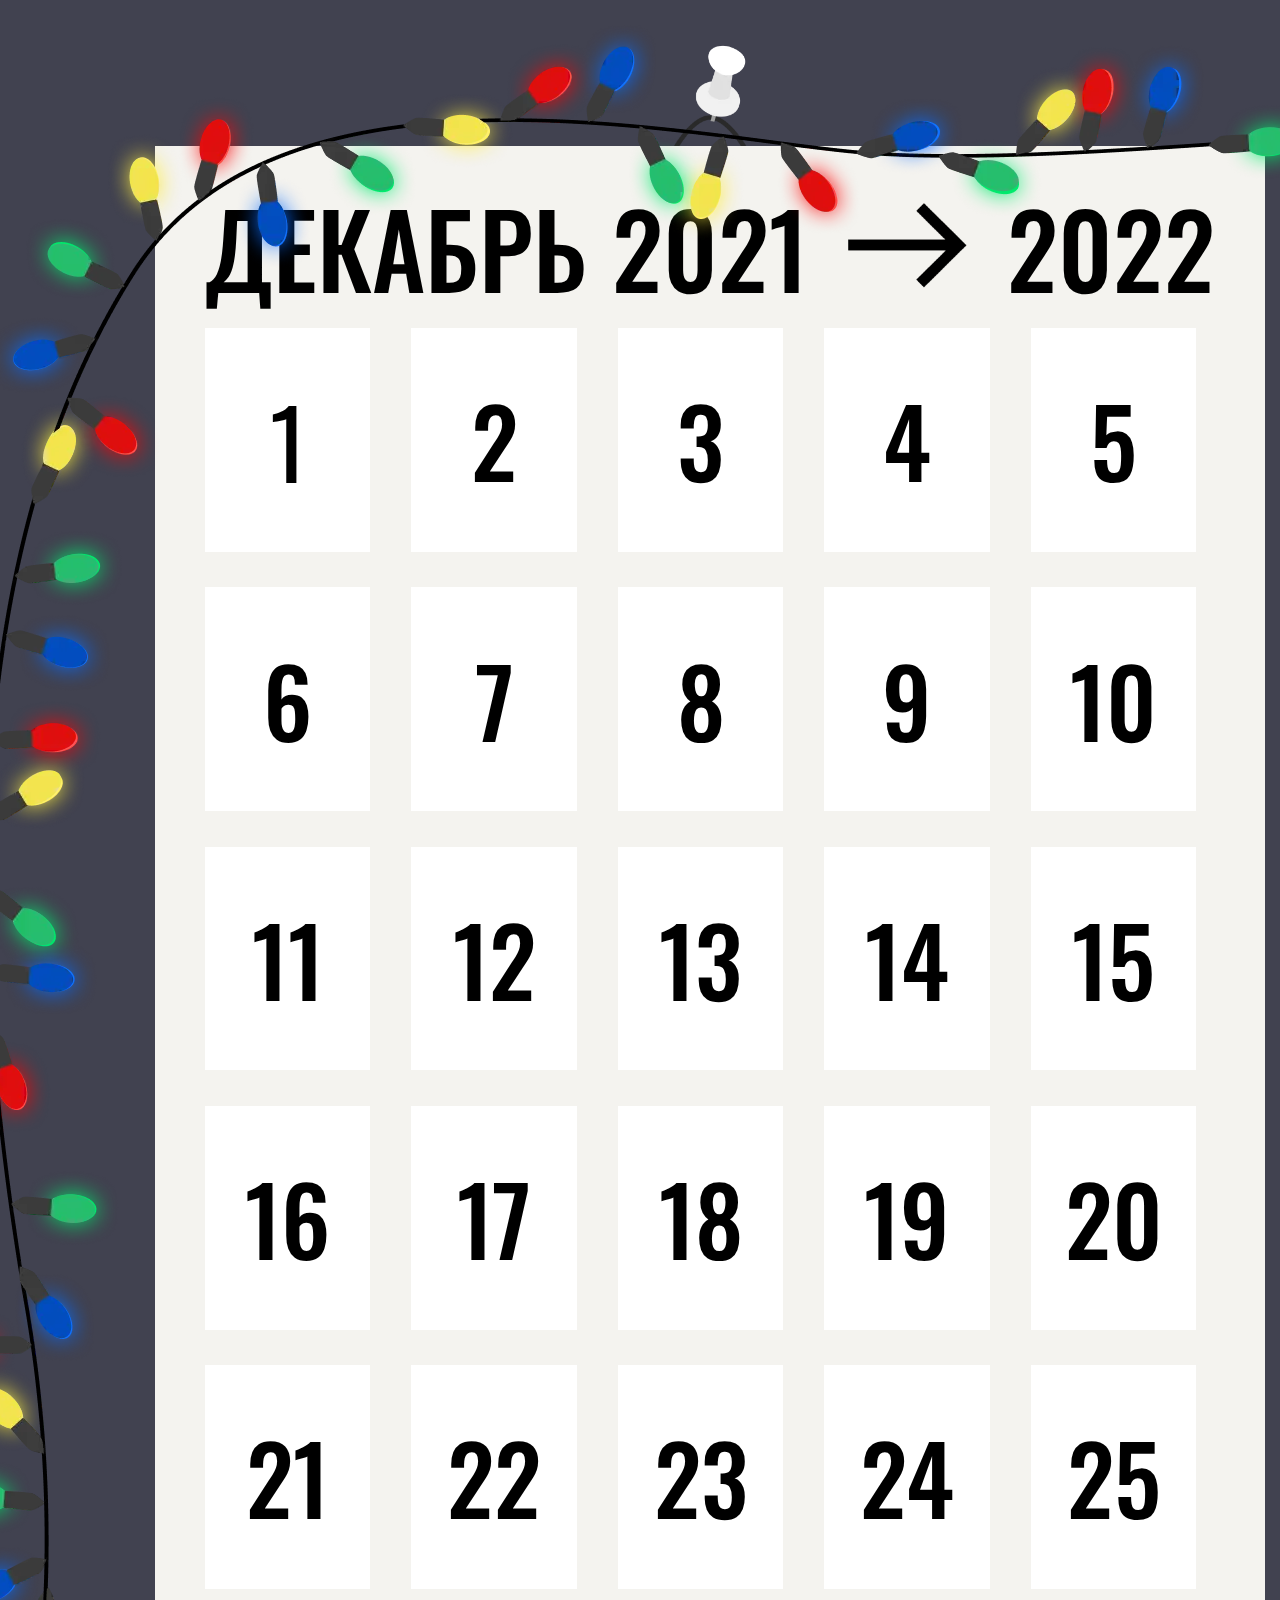
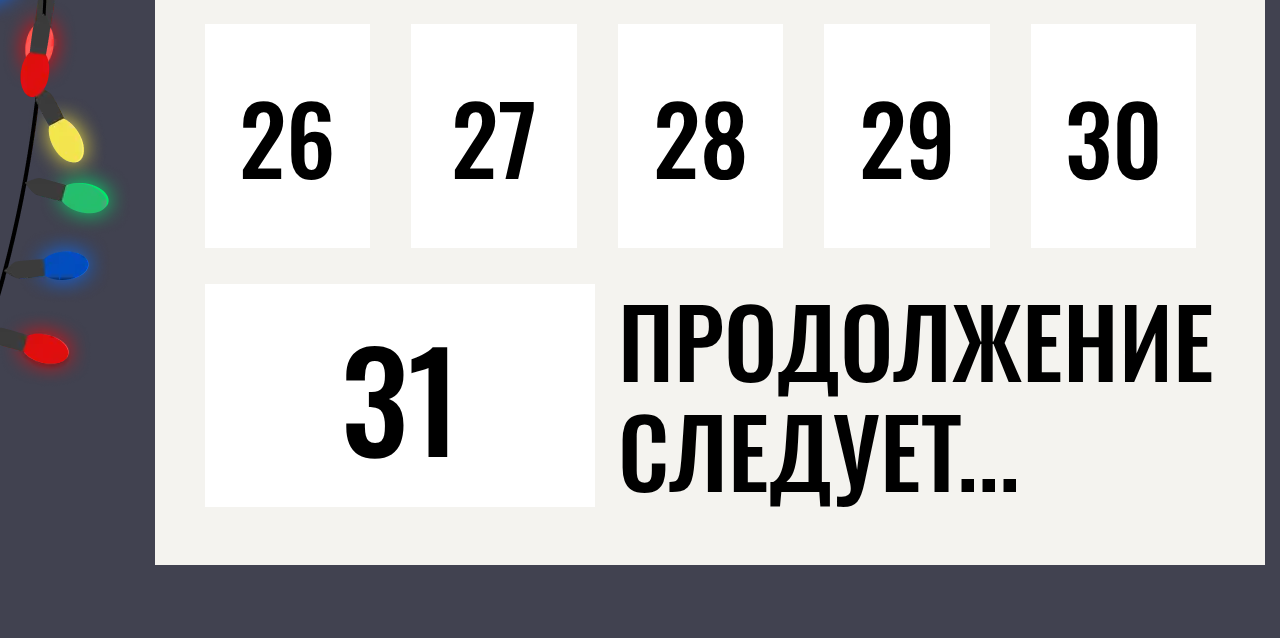
<file: home.html>
<!DOCTYPE html>
<html lang="ru">

<head>
	<title>Главная</title>
	<meta charset="UTF-8">
	<meta name="format-detection" content="telephone=no">
	<link rel="stylesheet" href="css/style.min.css?_v=20211223150053">
	<link rel="shortcut icon" href="favicon.ico">
	<!-- <meta name="robots" content="noindex, nofollow"> -->
	<meta name="viewport" content="width=device-width, initial-scale=1.0">
</head>

<body>
	<div class="wrapper">
		<header class="header">
			<div class="header__container">

			</div>
		</header>
		<main class="page">
			<div class="calendar">
				<div class="calendar__container">
					<div class="calendar__block">
						<div class="calendar__lamp1 lamp">
							<picture><source srcset="img/lamp-dark.webp" type="image/webp"><img src="img/lamp-dark.png?_v=1640264453212" alt=""></picture>
						</div>
						<div class="calendar__lamp2 lamp">
							<picture><source srcset="img/lamp-light.webp" type="image/webp"><img src="img/lamp-light.png?_v=1640264453212" alt=""></picture>
						</div>
						<div class="calendar__pin _ibg"><picture><source srcset="img/pin.webp" type="image/webp"><img src="img/pin.png?_v=1640264453212" alt=""></picture></div>
						<div class="calendar__holder"><picture><source srcset="img/holder.webp" type="image/webp"><img src="img/holder.png?_v=1640264453212" alt=""></picture></div>
						<div class="calendar__header">
							<div class="calendar__header_text1">декабрь<span>&emsp;</span> 2021</div>
							<div class="calendar__header_img"><picture><source srcset="img/arror-right.webp" type="image/webp"><img src="img/arror-right.png?_v=1640264453212" alt=""></picture></div>
							<div class="calendar__header_text2">2022</div>
						</div>
						<div class="calendar__table">
							<button class="calendar__card card">
								<div class="card__number"><span>1</span></div>
							</button>
							<div class="calendar__card card">
								<div class="card__number"><span>2</span></div>
							</div>
							<div class="calendar__card card">
								<div class="card__number"><span>3</span></div>
							</div>
							<div class="calendar__card card">
								<div class="card__number"><span>4</span></div>
							</div>
							<div class="calendar__card card">
								<div class="card__number"><span>5</span></div>
							</div>
							<div class="calendar__card card">
								<div class="card__number"><span>6</span></div>
							</div>
							<div class="calendar__card card">
								<div class="card__number"><span>7</span></div>
							</div>
							<div class="calendar__card card">
								<div class="card__number"><span>8</span></div>
							</div>
							<div class="calendar__card card">
								<div class="card__number"><span>9</span></div>
							</div>
							<div class="calendar__card card">
								<div class="card__number"><span>10</span></div>
							</div>
							<div class="calendar__card card">
								<div class="card__number"><span>11</span></div>
							</div>
							<div class="calendar__card card">
								<div class="card__number"><span>12</span></div>
							</div>
							<div class="calendar__card card">
								<div class="card__number"><span>13</span></div>
							</div>
							<div class="calendar__card card">
								<div class="card__number"><span>14</span></div>
							</div>
							<div class="calendar__card card">
								<div class="card__number"><span>15</span></div>
							</div>
							<div class="calendar__card card">
								<div class="card__number"><span>16</span></div>
							</div>
							<div class="calendar__card card">
								<div class="card__number"><span>17</span></div>
							</div>
							<div class="calendar__card card">
								<div class="card__number"><span>18</span></div>
							</div>
							<div class="calendar__card card">
								<div class="card__number"><span>19</span></div>
							</div>
							<div class="calendar__card card">
								<div class="card__number"><span>20</span></div>
							</div>
							<div class="calendar__card card">
								<div class="card__number"><span>21</span></div>
							</div>
							<div class="calendar__card card">
								<div class="card__number"><span>22</span></div>
							</div>
							<div class="calendar__card card">
								<div class="card__number"><span>23</span></div>
							</div>
							<div class="calendar__card card">
								<div class="card__number"><span>24</span></div>
							</div>
							<div class="calendar__card card">
								<div class="card__number"><span>25</span></div>
							</div>
							<div class="calendar__card card">
								<div class="card__number"><span>26</span></div>
							</div>
							<div class="calendar__card card">
								<div class="card__number"><span>27</span></div>
							</div>
							<div class="calendar__card card">
								<div class="card__number"><span>28</span></div>
							</div>
							<div class="calendar__card card">
								<div class="card__number"><span>29</span></div>
							</div>
							<div class="calendar__card card">
								<div class="card__number"><span>30</span></div>
							</div>
							<div class="calendar__card card">
								<div class="card__number"><span>31</span></div>
							</div>
							<!-- <div class="calendar__card card">
								<div class="card__number"><span>32</span></div>
							</div> -->
							<div class="calendar__card_text">Продолжение<br>
								следует...</div>
						</div>
					</div>
				</div>
			</div>
		</main>
		<footer class="footer">
			<div class="footer__container">
			</div>
		</footer>
	</div>
	<!-- 
<div id="popup" aria-hidden="true" class="popup">
	<div class="popup__wrapper">
		<div class="popup__content">
			<button data-close type="button" class="popup__close">Закрыть</button>
			<div class="popup__text">
			</div>
		</div>
	</div>
</div>
 -->

	<script src="js/app.min.js?_v=20211223150053"></script>
</body>

</html>
</file>
<file: css/style.min.css>
@charset "UTF-8";@import url(https://fonts.googleapis.com/css?family=Oswald:200,300,regular,500,600,700);*{padding:0;margin:0;border:0}*,:after,:before{-webkit-box-sizing:border-box;box-sizing:border-box}body,html{height:100%;min-width:414px}body{color:#000;line-height:1;font-family:Oswald;font-size:5.9375rem;-ms-text-size-adjust:100%;-moz-text-size-adjust:100%;-webkit-text-size-adjust:100%;-webkit-font-smoothing:antialiased;-moz-osx-font-smoothing:grayscale}button,input,textarea{font-family:Oswald;font-size:inherit}button{cursor:pointer;color:inherit;background-color:inherit}a{color:inherit}a:link,a:visited{text-decoration:none}a:hover{text-decoration:none}ul li{list-style:none}img{vertical-align:top}h1,h2,h3,h4,h5,h6{font-weight:inherit;font-size:inherit}body{background:#414250;font-weight:500}.lock body{overflow:hidden;-ms-touch-action:none;touch-action:none}.wrapper{min-height:100%;display:-webkit-box;display:-ms-flexbox;display:flex;-webkit-box-orient:vertical;-webkit-box-direction:normal;-ms-flex-direction:column;flex-direction:column;overflow:hidden}.wrapper>main{-webkit-box-flex:1;-ms-flex:1 1 auto;flex:1 1 auto}.wrapper>*{min-width:0}[class*=__container]{max-width:110.75rem;-webkit-box-sizing:content-box;box-sizing:content-box;margin:0 auto;padding:0 .9375rem}[class*=-ibg]{position:relative}[class*=-ibg] img{position:absolute;width:100%;height:100%;top:0;left:0;-o-object-fit:cover;object-fit:cover}[class*=-ibg_contain] img{-o-object-fit:contain;object-fit:contain}.calendar__container{display:-webkit-box;display:-ms-flexbox;display:flex;-webkit-box-pack:end;-ms-flex-pack:end;justify-content:end}.calendar__block{position:relative;background:#f4f3ef;width:100%;height:100%}.calendar__pin{position:absolute;left:51%;-webkit-transform:translateX(-50%);-ms-transform:translateX(-50%);transform:translateX(-50%)}.calendar__holder{position:absolute;position:absolute;left:50%;-webkit-transform:translateX(-50%);-ms-transform:translateX(-50%);transform:translateX(-50%);z-index:-1}.calendar__header{line-height:86.69%;text-transform:uppercase;display:-webkit-box;display:-ms-flexbox;display:flex;-webkit-box-pack:justify;-ms-flex-pack:justify;justify-content:space-between}.calendar__header_text1 span{display:none}.calendar__table{position:relative;z-index:3;display:-ms-grid;display:grid;width:100%;-webkit-transition:all .5s ease 0s;-o-transition:all .5s ease 0s;transition:all .5s ease 0s;grid-template-columns:repeat(auto-fit,minmax(183px,1fr))}.calendar__table :nth-child(31){-ms-grid-column-span:2;grid-column:span 2;width:100%!important}.calendar__card_text{font-size:5.9375rem;line-height:116%;text-transform:uppercase}.calendar .card{display:-webkit-box;display:-ms-flexbox;display:flex;-webkit-box-pack:center;-ms-flex-pack:center;justify-content:center;-webkit-box-align:center;-ms-flex-align:center;align-items:center;-webkit-transition:all 1s ease 0s;-o-transition:all 1s ease 0s;transition:all 1s ease 0s;background:#fff;cursor:pointer}.calendar__number{-webkit-transition:all .5s ease 0s;-o-transition:all .5s ease 0s;transition:all .5s ease 0s}.no-webp .calendar__card:nth-child(1):active{background:url(/img/card/1.png) 0 0/cover no-repeat}.calendar__card:nth-child(1):active span{display:none}.no-webp .calendar__card:nth-child(2):active{background:url(/img/card/2.png) 0 0/cover no-repeat}.calendar__card:nth-child(2):active span{display:none}.no-webp .calendar__card:nth-child(3):active{background:url(/img/card/3.png) 0 0/cover no-repeat}.calendar__card:nth-child(3):active span{display:none}.no-webp .calendar__card:nth-child(4):active{background:url(/img/card/4.png) 0 0/cover no-repeat}.calendar__card:nth-child(4):active span{display:none}.no-webp .calendar__card:nth-child(5):active{background:url(/img/card/5.png) 0 0/cover no-repeat}.calendar__card:nth-child(5):active span{display:none}.no-webp .calendar__card:nth-child(6):active{background:url(/img/card/6.png) 0 0/cover no-repeat}.calendar__card:nth-child(6):active span{display:none}.no-webp .calendar__card:nth-child(7):active{background:url(/img/card/7.png) 0 0/cover no-repeat}.calendar__card:nth-child(7):active span{display:none}.no-webp .calendar__card:nth-child(8):active{background:url(/img/card/8.png) 0 0/cover no-repeat}.calendar__card:nth-child(8):active span{display:none}.no-webp .calendar__card:nth-child(9):active{background:url(/img/card/9.png) 0 0/cover no-repeat}.calendar__card:nth-child(9):active span{display:none}.no-webp .calendar__card:nth-child(10):active{background:url(/img/card/10.png) 0 0/cover no-repeat}.calendar__card:nth-child(10):active span{display:none}.no-webp .calendar__card:nth-child(11):active{background:url(/img/card/11.png) 0 0/cover no-repeat}.calendar__card:nth-child(11):active span{display:none}.no-webp .calendar__card:nth-child(12):active{background:url(/img/card/12.png) 0 0/cover no-repeat}.calendar__card:nth-child(12):active span{display:none}.no-webp .calendar__card:nth-child(13):active{background:url(/img/card/13.png) 0 0/cover no-repeat}.calendar__card:nth-child(13):active span{display:none}.no-webp .calendar__card:nth-child(14):active{background:url(/img/card/14.png) 0 0/cover no-repeat}.calendar__card:nth-child(14):active span{display:none}.no-webp .calendar__card:nth-child(15):active{background:url(/img/card/15.png) 0 0/cover no-repeat}.calendar__card:nth-child(15):active span{display:none}.no-webp .calendar__card:nth-child(16):active{background:url(/img/card/16.png) 0 0/cover no-repeat}.calendar__card:nth-child(16):active span{display:none}.no-webp .calendar__card:nth-child(17):active{background:url(/img/card/17.png) 0 0/cover no-repeat}.calendar__card:nth-child(17):active span{display:none}.no-webp .calendar__card:nth-child(18):active{background:url(/img/card/18.png) 0 0/cover no-repeat}.calendar__card:nth-child(18):active span{display:none}.no-webp .calendar__card:nth-child(19):active{background:url(/img/card/19.png) 0 0/cover no-repeat}.calendar__card:nth-child(19):active span{display:none}.no-webp .calendar__card:nth-child(20):active{background:url(/img/card/20.png) 0 0/cover no-repeat}.calendar__card:nth-child(20):active span{display:none}.no-webp .calendar__card:nth-child(21):active{background:url(/img/card/21.png) 0 0/cover no-repeat}.calendar__card:nth-child(21):active span{display:none}.no-webp .calendar__card:nth-child(22):active{background:url(/img/card/22.png) 0 0/cover no-repeat}.calendar__card:nth-child(22):active span{display:none}.no-webp .calendar__card:nth-child(23):active{background:url(/img/card/23.png) 0 0/cover no-repeat}.calendar__card:nth-child(23):active span{display:none}.no-webp .calendar__card:nth-child(24):active{background:url(/img/card/24.png) 0 0/cover no-repeat}.calendar__card:nth-child(24):active span{display:none}.no-webp .calendar__card:nth-child(25):active{background:url(/img/card/25.png) 0 0/cover no-repeat}.calendar__card:nth-child(25):active span{display:none}.no-webp .calendar__card:nth-child(26):active{background:url(/img/card/26.png) 0 0/cover no-repeat}.calendar__card:nth-child(26):active span{display:none}.no-webp .calendar__card:nth-child(27):active{background:url(/img/card/27.png) 0 0/cover no-repeat}.calendar__card:nth-child(27):active span{display:none}.no-webp .calendar__card:nth-child(28):active{background:url(/img/card/28.png) 0 0/cover no-repeat}.calendar__card:nth-child(28):active span{display:none}.no-webp .calendar__card:nth-child(29):active{background:url(/img/card/29.png) 0 0/cover no-repeat}.calendar__card:nth-child(29):active span{display:none}.no-webp .calendar__card:nth-child(30):active{background:url(/img/card/30.png) 0 0/cover no-repeat}.calendar__card:nth-child(30):active span{display:none}.no-webp .calendar__card:nth-child(31):active{background:url(/img/card/31.png) 0 0/cover no-repeat}.calendar__card:nth-child(31):active span{display:none}.no-webp .calendar__card:nth-child(32):active{background:url(/img/card/32.png) 0 0/cover no-repeat}.calendar__card:nth-child(32):active span{display:none}.calendar__lamp1{z-index:3;position:absolute;top:-106px;left:-240px}.calendar__lamp2{z-index:2;position:absolute;top:-125px;left:-261px;-webkit-animation:light 1s infinite linear;animation:light 1s infinite linear}@-webkit-keyframes light{from{opacity:1}to{opacity:0}}@keyframes light{from{opacity:1}to{opacity:0}}@media (min-width:112.625em){.calendar__block{margin-top:12.9375rem}.calendar__block{margin-bottom:6.6875rem}.calendar__block{width:98.875rem}.calendar__block{padding-top:5rem}.calendar__block{padding-bottom:5rem}.calendar__block{padding-left:4.25rem}.calendar__block{padding-right:4.25rem}.calendar__pin img{width:6.125rem}.calendar__pin img{height:7.5rem}.calendar__pin{top:-9.375rem}.calendar__holder img{width:7.125rem}.calendar__holder img{height:3.5rem}.calendar__holder{top:-2.8125rem}.calendar__header{font-size:8.75rem}.calendar__header{margin-bottom:3.125rem}.calendar__header_img img{width:10.25rem}.calendar__header_img img{height:7rem}.calendar__table{-webkit-column-gap:1.6875rem;-moz-column-gap:1.6875rem;column-gap:1.6875rem}.calendar__table{row-gap:2.8125rem}.calendar__table :nth-child(31){font-size:10.9375rem}.calendar .card{width:11.4375rem}.calendar .card{height:15.25rem}}@media (max-width:64em){.calendar__header_img img{width:86px;height:59px}.calendar__table{grid-template-columns:repeat(auto-fit,minmax(137px,1fr))}.calendar__card_text{font-size:4.0625rem}.calendar__lamp1{display:none}.calendar__lamp2{top:-116px;left:-139px}}@media (max-width:64em) and (max-width:25.875em){.calendar__lamp2 img{width:25.625rem}.calendar__lamp2 img{height:66.625rem}}@media (max-width:50em){.calendar .card:last-child{-ms-grid-column-span:3;grid-column:span 3}}@media (max-width:61.99875em){.calendar__header_img img{display:none}.calendar__table{grid-template-columns:repeat(auto-fit,minmax(136px,1fr))}}@media (max-width:47.99875em){.calendar__header_text1 span{display:inline}.calendar__header_text1{text-align:center}.calendar__header_text2{display:none}.calendar__card_text{font-size:2.5rem}}@media (max-width:25.875em){.calendar__block{margin-top:2.75rem}.calendar__block{margin-bottom:1.125rem}.calendar__block{width:20.4375rem}.calendar__block{padding-top:1.25rem}.calendar__block{padding-bottom:1.25rem}.calendar__block{padding-left:1.25rem}.calendar__block{padding-right:1.25rem}.calendar__pin img{width:1.25rem}.calendar__pin img{height:1.5625rem}.calendar__pin{top:-1.875rem}.calendar__holder img{width:1.4375rem}.calendar__holder img{height:.6875rem}.calendar__holder{top:-.4375rem}.calendar__header{font-size:2.5rem}.calendar__header{margin-bottom:.9375rem}.calendar__header_img img{width:2.875rem}.calendar__header_img img{height:2.4375rem}.calendar__table{-webkit-column-gap:.9375rem;-moz-column-gap:.9375rem;column-gap:.9375rem}.calendar__table{row-gap:1.25rem}.calendar__table :nth-child(31){font-size:4.375rem}.calendar .card{width:8.5rem}.calendar .card{height:11.875rem}.calendar__lamp2{top:-61px;left:-59px}}@media (min-width:25.875em) and (max-width:112.625em){.calendar__block{margin-top:calc(2.75rem + 10.1875 * (((100vw - 25.875rem))/ ((86.75))))}.calendar__block{margin-bottom:calc(1.125rem + 5.5625 * (((100vw - 25.875rem))/ ((86.75))))}.calendar__block{width:calc(20.4375rem + 78.4375 * (((100vw - 25.875rem))/ ((86.75))))}.calendar__block{padding-top:calc(1.25rem + 3.75 * (((100vw - 25.875rem))/ ((86.75))))}.calendar__block{padding-bottom:calc(1.25rem + 3.75 * (((100vw - 25.875rem))/ ((86.75))))}.calendar__block{padding-left:calc(1.25rem + 3 * (((100vw - 25.875rem))/ ((86.75))))}.calendar__block{padding-right:calc(1.25rem + 3 * (((100vw - 25.875rem))/ ((86.75))))}.calendar__pin img{width:calc(1.25rem + 4.875 * (((100vw - 25.875rem))/ ((86.75))))}.calendar__pin img{height:calc(1.5625rem + 5.9375 * (((100vw - 25.875rem))/ ((86.75))))}.calendar__pin{top:calc(-1.875rem + -7.5 * (((100vw - 25.875rem))/ ((86.75))))}.calendar__holder img{width:calc(1.4375rem + 5.6875 * (((100vw - 25.875rem))/ ((86.75))))}.calendar__holder img{height:calc(.6875rem + 2.8125 * (((100vw - 25.875rem))/ ((86.75))))}.calendar__holder{top:calc(-.4375rem + -2.375 * (((100vw - 25.875rem))/ ((86.75))))}.calendar__header{font-size:calc(2.5rem + 6.25 * (((100vw - 25.875rem))/ ((86.75))))}.calendar__header{margin-bottom:calc(.9375rem + 2.1875 * (((100vw - 25.875rem))/ ((86.75))))}.calendar__header_img img{width:calc(2.875rem + 7.375 * (((100vw - 25.875rem))/ ((86.75))))}.calendar__header_img img{height:calc(2.4375rem + 4.5625 * (((100vw - 25.875rem))/ ((86.75))))}.calendar__table{-webkit-column-gap:calc(.9375rem + .75 * (((100vw - 25.875rem))/ ((86.75))));-moz-column-gap:calc(.9375rem + .75 * (((100vw - 25.875rem))/ ((86.75))));column-gap:calc(.9375rem + .75 * (((100vw - 25.875rem))/ ((86.75))))}.calendar__table{row-gap:calc(1.25rem + 1.5625 * (((100vw - 25.875rem))/ ((86.75))))}.calendar__table :nth-child(31){font-size:calc(4.375rem + 6.5625 * (((100vw - 25.875rem))/ ((86.75))))}.calendar .card{width:calc(8.5rem + 2.9375 * (((100vw - 25.875rem))/ ((86.75))))}.calendar .card{height:calc(11.875rem + 3.375 * (((100vw - 25.875rem))/ ((86.75))))}}@media (max-width:64em) and (min-width:112.625em){.calendar__lamp2 img{width:122.1875rem}.calendar__lamp2 img{height:123.875rem}}@media (max-width:64em) and (min-width:25.875em) and (max-width:112.625em){.calendar__lamp2 img{width:calc(25.625rem + 96.5625 * (((100vw - 25.875rem))/ ((86.75))))}.calendar__lamp2 img{height:calc(66.625rem + 57.25 * (((100vw - 25.875rem))/ ((86.75))))}}@media (any-hover:hover){.no-webp .calendar__table :nth-child(31):hover{background:url(/src/img/card/31.png) 0 0/cover no-repeat}.no-webp .calendar .card:hover{background:url(/img/card/1.png) 0 0/cover no-repeat}.calendar .card:hover span{display:none;-webkit-transition:all 2s ease 0s;-o-transition:all 2s ease 0s;transition:all 2s ease 0s}.no-webp .calendar__card:nth-child(1):hover{background:url(/img/card/1.png) 0 0/cover no-repeat}.calendar__card:nth-child(1):hover span{display:none}.no-webp .calendar__card:nth-child(2):hover{background:url(/img/card/2.png) 0 0/cover no-repeat}.calendar__card:nth-child(2):hover span{display:none}.no-webp .calendar__card:nth-child(3):hover{background:url(/img/card/3.png) 0 0/cover no-repeat}.calendar__card:nth-child(3):hover span{display:none}.no-webp .calendar__card:nth-child(4):hover{background:url(/img/card/4.png) 0 0/cover no-repeat}.calendar__card:nth-child(4):hover span{display:none}.no-webp .calendar__card:nth-child(5):hover{background:url(/img/card/5.png) 0 0/cover no-repeat}.calendar__card:nth-child(5):hover span{display:none}.no-webp .calendar__card:nth-child(6):hover{background:url(/img/card/6.png) 0 0/cover no-repeat}.calendar__card:nth-child(6):hover span{display:none}.no-webp .calendar__card:nth-child(7):hover{background:url(/img/card/7.png) 0 0/cover no-repeat}.calendar__card:nth-child(7):hover span{display:none}.no-webp .calendar__card:nth-child(8):hover{background:url(/img/card/8.png) 0 0/cover no-repeat}.calendar__card:nth-child(8):hover span{display:none}.no-webp .calendar__card:nth-child(9):hover{background:url(/img/card/9.png) 0 0/cover no-repeat}.calendar__card:nth-child(9):hover span{display:none}.no-webp .calendar__card:nth-child(10):hover{background:url(/img/card/10.png) 0 0/cover no-repeat}.calendar__card:nth-child(10):hover span{display:none}.no-webp .calendar__card:nth-child(11):hover{background:url(/img/card/11.png) 0 0/cover no-repeat}.calendar__card:nth-child(11):hover span{display:none}.no-webp .calendar__card:nth-child(12):hover{background:url(/img/card/12.png) 0 0/cover no-repeat}.calendar__card:nth-child(12):hover span{display:none}.no-webp .calendar__card:nth-child(13):hover{background:url(/img/card/13.png) 0 0/cover no-repeat}.calendar__card:nth-child(13):hover span{display:none}.no-webp .calendar__card:nth-child(14):hover{background:url(/img/card/14.png) 0 0/cover no-repeat}.calendar__card:nth-child(14):hover span{display:none}.no-webp .calendar__card:nth-child(15):hover{background:url(/img/card/15.png) 0 0/cover no-repeat}.calendar__card:nth-child(15):hover span{display:none}.no-webp .calendar__card:nth-child(16):hover{background:url(/img/card/16.png) 0 0/cover no-repeat}.calendar__card:nth-child(16):hover span{display:none}.no-webp .calendar__card:nth-child(17):hover{background:url(/img/card/17.png) 0 0/cover no-repeat}.calendar__card:nth-child(17):hover span{display:none}.no-webp .calendar__card:nth-child(18):hover{background:url(/img/card/18.png) 0 0/cover no-repeat}.calendar__card:nth-child(18):hover span{display:none}.no-webp .calendar__card:nth-child(19):hover{background:url(/img/card/19.png) 0 0/cover no-repeat}.calendar__card:nth-child(19):hover span{display:none}.no-webp .calendar__card:nth-child(20):hover{background:url(/img/card/20.png) 0 0/cover no-repeat}.calendar__card:nth-child(20):hover span{display:none}.no-webp .calendar__card:nth-child(21):hover{background:url(/img/card/21.png) 0 0/cover no-repeat}.calendar__card:nth-child(21):hover span{display:none}.no-webp .calendar__card:nth-child(22):hover{background:url(/img/card/22.png) 0 0/cover no-repeat}.calendar__card:nth-child(22):hover span{display:none}.no-webp .calendar__card:nth-child(23):hover{background:url(/img/card/23.png) 0 0/cover no-repeat}.calendar__card:nth-child(23):hover span{display:none}.no-webp .calendar__card:nth-child(24):hover{background:url(/img/card/24.png) 0 0/cover no-repeat}.calendar__card:nth-child(24):hover span{display:none}.no-webp .calendar__card:nth-child(25):hover{background:url(/img/card/25.png) 0 0/cover no-repeat}.calendar__card:nth-child(25):hover span{display:none}.no-webp .calendar__card:nth-child(26):hover{background:url(/img/card/26.png) 0 0/cover no-repeat}.calendar__card:nth-child(26):hover span{display:none}.no-webp .calendar__card:nth-child(27):hover{background:url(/img/card/27.png) 0 0/cover no-repeat}.calendar__card:nth-child(27):hover span{display:none}.no-webp .calendar__card:nth-child(28):hover{background:url(/img/card/28.png) 0 0/cover no-repeat}.calendar__card:nth-child(28):hover span{display:none}.no-webp .calendar__card:nth-child(29):hover{background:url(/img/card/29.png) 0 0/cover no-repeat}.calendar__card:nth-child(29):hover span{display:none}.no-webp .calendar__card:nth-child(30):hover{background:url(/img/card/30.png) 0 0/cover no-repeat}.calendar__card:nth-child(30):hover span{display:none}.no-webp .calendar__card:nth-child(31):hover{background:url(/img/card/31.png) 0 0/cover no-repeat}.calendar__card:nth-child(31):hover span{display:none}.no-webp .calendar__card:nth-child(32):hover{background:url(/img/card/32.png) 0 0/cover no-repeat}.calendar__card:nth-child(32):hover span{display:none}}.webp .calendar__card:nth-child(1):active{background:url(/img/card/1.webp) 0 0/cover no-repeat}.webp .calendar__card:nth-child(2):active{background:url(/img/card/2.webp) 0 0/cover no-repeat}.webp .calendar__card:nth-child(3):active{background:url(/img/card/3.webp) 0 0/cover no-repeat}.webp .calendar__card:nth-child(4):active{background:url(/img/card/4.webp) 0 0/cover no-repeat}.webp .calendar__card:nth-child(5):active{background:url(/img/card/5.webp) 0 0/cover no-repeat}.webp .calendar__card:nth-child(6):active{background:url(/img/card/6.webp) 0 0/cover no-repeat}.webp .calendar__card:nth-child(7):active{background:url(/img/card/7.webp) 0 0/cover no-repeat}.webp .calendar__card:nth-child(8):active{background:url(/img/card/8.webp) 0 0/cover no-repeat}.webp .calendar__card:nth-child(9):active{background:url(/img/card/9.webp) 0 0/cover no-repeat}.webp .calendar__card:nth-child(10):active{background:url(/img/card/10.webp) 0 0/cover no-repeat}.webp .calendar__card:nth-child(11):active{background:url(/img/card/11.webp) 0 0/cover no-repeat}.webp .calendar__card:nth-child(12):active{background:url(/img/card/12.webp) 0 0/cover no-repeat}.webp .calendar__card:nth-child(13):active{background:url(/img/card/13.webp) 0 0/cover no-repeat}.webp .calendar__card:nth-child(14):active{background:url(/img/card/14.webp) 0 0/cover no-repeat}.webp .calendar__card:nth-child(15):active{background:url(/img/card/15.webp) 0 0/cover no-repeat}.webp .calendar__card:nth-child(16):active{background:url(/img/card/16.webp) 0 0/cover no-repeat}.webp .calendar__card:nth-child(17):active{background:url(/img/card/17.webp) 0 0/cover no-repeat}.webp .calendar__card:nth-child(18):active{background:url(/img/card/18.webp) 0 0/cover no-repeat}.webp .calendar__card:nth-child(19):active{background:url(/img/card/19.webp) 0 0/cover no-repeat}.webp .calendar__card:nth-child(20):active{background:url(/img/card/20.webp) 0 0/cover no-repeat}.webp .calendar__card:nth-child(21):active{background:url(/img/card/21.webp) 0 0/cover no-repeat}.webp .calendar__card:nth-child(22):active{background:url(/img/card/22.webp) 0 0/cover no-repeat}.webp .calendar__card:nth-child(23):active{background:url(/img/card/23.webp) 0 0/cover no-repeat}.webp .calendar__card:nth-child(24):active{background:url(/img/card/24.webp) 0 0/cover no-repeat}.webp .calendar__card:nth-child(25):active{background:url(/img/card/25.webp) 0 0/cover no-repeat}.webp .calendar__card:nth-child(26):active{background:url(/img/card/26.webp) 0 0/cover no-repeat}.webp .calendar__card:nth-child(27):active{background:url(/img/card/27.webp) 0 0/cover no-repeat}.webp .calendar__card:nth-child(28):active{background:url(/img/card/28.webp) 0 0/cover no-repeat}.webp .calendar__card:nth-child(29):active{background:url(/img/card/29.webp) 0 0/cover no-repeat}.webp .calendar__card:nth-child(30):active{background:url(/img/card/30.webp) 0 0/cover no-repeat}.webp .calendar__card:nth-child(31):active{background:url(/img/card/31.webp) 0 0/cover no-repeat}.webp .calendar__card:nth-child(32):active{background:url(/img/card/32.webp) 0 0/cover no-repeat}@media (any-hover:hover){.webp .calendar__table :nth-child(31):hover{background:url(/src/img/card/31.webp) 0 0/cover no-repeat}}@media (any-hover:hover){.webp .calendar .card:hover{background:url(/img/card/1.webp) 0 0/cover no-repeat}}@media (any-hover:hover){.webp .calendar__card:nth-child(1):hover{background:url(/img/card/1.webp) 0 0/cover no-repeat}}@media (any-hover:hover){.webp .calendar__card:nth-child(2):hover{background:url(/img/card/2.webp) 0 0/cover no-repeat}}@media (any-hover:hover){.webp .calendar__card:nth-child(3):hover{background:url(/img/card/3.webp) 0 0/cover no-repeat}}@media (any-hover:hover){.webp .calendar__card:nth-child(4):hover{background:url(/img/card/4.webp) 0 0/cover no-repeat}}@media (any-hover:hover){.webp .calendar__card:nth-child(5):hover{background:url(/img/card/5.webp) 0 0/cover no-repeat}}@media (any-hover:hover){.webp .calendar__card:nth-child(6):hover{background:url(/img/card/6.webp) 0 0/cover no-repeat}}@media (any-hover:hover){.webp .calendar__card:nth-child(7):hover{background:url(/img/card/7.webp) 0 0/cover no-repeat}}@media (any-hover:hover){.webp .calendar__card:nth-child(8):hover{background:url(/img/card/8.webp) 0 0/cover no-repeat}}@media (any-hover:hover){.webp .calendar__card:nth-child(9):hover{background:url(/img/card/9.webp) 0 0/cover no-repeat}}@media (any-hover:hover){.webp .calendar__card:nth-child(10):hover{background:url(/img/card/10.webp) 0 0/cover no-repeat}}@media (any-hover:hover){.webp .calendar__card:nth-child(11):hover{background:url(/img/card/11.webp) 0 0/cover no-repeat}}@media (any-hover:hover){.webp .calendar__card:nth-child(12):hover{background:url(/img/card/12.webp) 0 0/cover no-repeat}}@media (any-hover:hover){.webp .calendar__card:nth-child(13):hover{background:url(/img/card/13.webp) 0 0/cover no-repeat}}@media (any-hover:hover){.webp .calendar__card:nth-child(14):hover{background:url(/img/card/14.webp) 0 0/cover no-repeat}}@media (any-hover:hover){.webp .calendar__card:nth-child(15):hover{background:url(/img/card/15.webp) 0 0/cover no-repeat}}@media (any-hover:hover){.webp .calendar__card:nth-child(16):hover{background:url(/img/card/16.webp) 0 0/cover no-repeat}}@media (any-hover:hover){.webp .calendar__card:nth-child(17):hover{background:url(/img/card/17.webp) 0 0/cover no-repeat}}@media (any-hover:hover){.webp .calendar__card:nth-child(18):hover{background:url(/img/card/18.webp) 0 0/cover no-repeat}}@media (any-hover:hover){.webp .calendar__card:nth-child(19):hover{background:url(/img/card/19.webp) 0 0/cover no-repeat}}@media (any-hover:hover){.webp .calendar__card:nth-child(20):hover{background:url(/img/card/20.webp) 0 0/cover no-repeat}}@media (any-hover:hover){.webp .calendar__card:nth-child(21):hover{background:url(/img/card/21.webp) 0 0/cover no-repeat}}@media (any-hover:hover){.webp .calendar__card:nth-child(22):hover{background:url(/img/card/22.webp) 0 0/cover no-repeat}}@media (any-hover:hover){.webp .calendar__card:nth-child(23):hover{background:url(/img/card/23.webp) 0 0/cover no-repeat}}@media (any-hover:hover){.webp .calendar__card:nth-child(24):hover{background:url(/img/card/24.webp) 0 0/cover no-repeat}}@media (any-hover:hover){.webp .calendar__card:nth-child(25):hover{background:url(/img/card/25.webp) 0 0/cover no-repeat}}@media (any-hover:hover){.webp .calendar__card:nth-child(26):hover{background:url(/img/card/26.webp) 0 0/cover no-repeat}}@media (any-hover:hover){.webp .calendar__card:nth-child(27):hover{background:url(/img/card/27.webp) 0 0/cover no-repeat}}@media (any-hover:hover){.webp .calendar__card:nth-child(28):hover{background:url(/img/card/28.webp) 0 0/cover no-repeat}}@media (any-hover:hover){.webp .calendar__card:nth-child(29):hover{background:url(/img/card/29.webp) 0 0/cover no-repeat}}@media (any-hover:hover){.webp .calendar__card:nth-child(30):hover{background:url(/img/card/30.webp) 0 0/cover no-repeat}}@media (any-hover:hover){.webp .calendar__card:nth-child(31):hover{background:url(/img/card/31.webp) 0 0/cover no-repeat}}@media (any-hover:hover){.webp .calendar__card:nth-child(32):hover{background:url(/img/card/32.webp) 0 0/cover no-repeat}}
</file>
